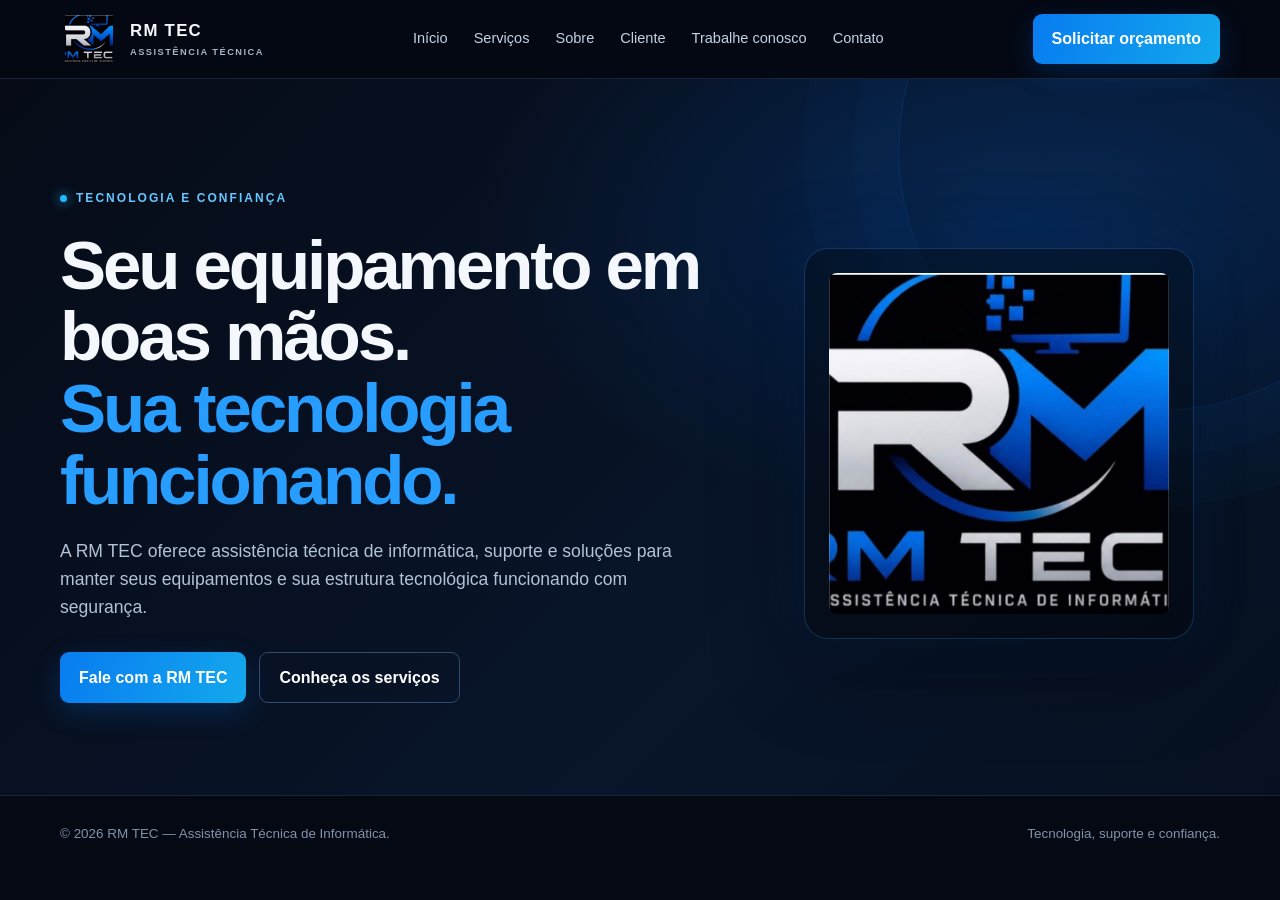
<file: index.html>
<!DOCTYPE html>
<!DOCTYPE html>

<!DOCTYPE html>

<html lang="pt-BR">
<head>
<meta charset="utf-8"/>
<meta content="width=device-width, initial-scale=1.0" name="viewport"/>
<meta content="RM TEC — assistência técnica de informática, suporte, manutenção e infraestrutura de redes." name="description"/>
<title>
   RM TEC | Início
  </title>
<link href="css/style.css" rel="stylesheet"/>
<script defer="True" src="js/script.js">
</script>
</head>
<body>
<header>
<div class="wrap nav">
<a aria-label="RM TEC início" class="brand" href="index.html">
<img alt="Logo RM TEC" src="img/logo.jpg"/>
<span>
      RM TEC
      <small>
       ASSISTÊNCIA TÉCNICA
      </small>
</span>
</a>
<nav aria-label="Navegação principal" class="links">
<a href="index.html">
      Início
     </a>
<a href="servicos.html">
      Serviços
     </a>
<a href="sobre.html">
      Sobre
     </a>
<a href="cliente.html">Cliente</a><a href="trabalhe-conosco.html">Trabalhe conosco</a>
<a href="contato.html">
      Contato
     </a>
</nav>
<a class="nav-cta" href="contato.html" rel="noopener noreferrer" target="_blank">
     Solicitar orçamento
    </a>
</div>
</header>
<main>
<section class="hero" id="inicio">
<div class="wrap hero-grid">
<div>
<div class="eyebrow">
<span class="dot">
</span>
       Tecnologia e confiança
      </div>
<h1>
       Seu equipamento em boas mãos.
       <br/>
<em>
        Sua tecnologia funcionando.
       </em>
</h1>
<p>
       A RM TEC oferece assistência técnica de informática, suporte e soluções para manter seus equipamentos e sua estrutura tecnológica funcionando com segurança.
      </p>
<div class="hero-actions">
<a class="btn" href="#contato">
        Fale com a RM TEC
       </a>
<a class="btn secondary" href="#servicos">
        Conheça os serviços
       </a>
</div>
</div>
<div class="hero-logo">
<div class="logo-frame">
<img alt="Identidade visual RM TEC" src="img/identidade-visual.jpg"/>
</div>
</div>
</div>
</section>
</main>
<footer>
<div class="wrap foot">
<span>
     ©
     <span id="year">
</span>
     RM TEC — Assistência Técnica de Informática.
    </span>
<span>
     Tecnologia, suporte e confiança.
    </span>
</div>
</footer>
</body>
</html>
</file>
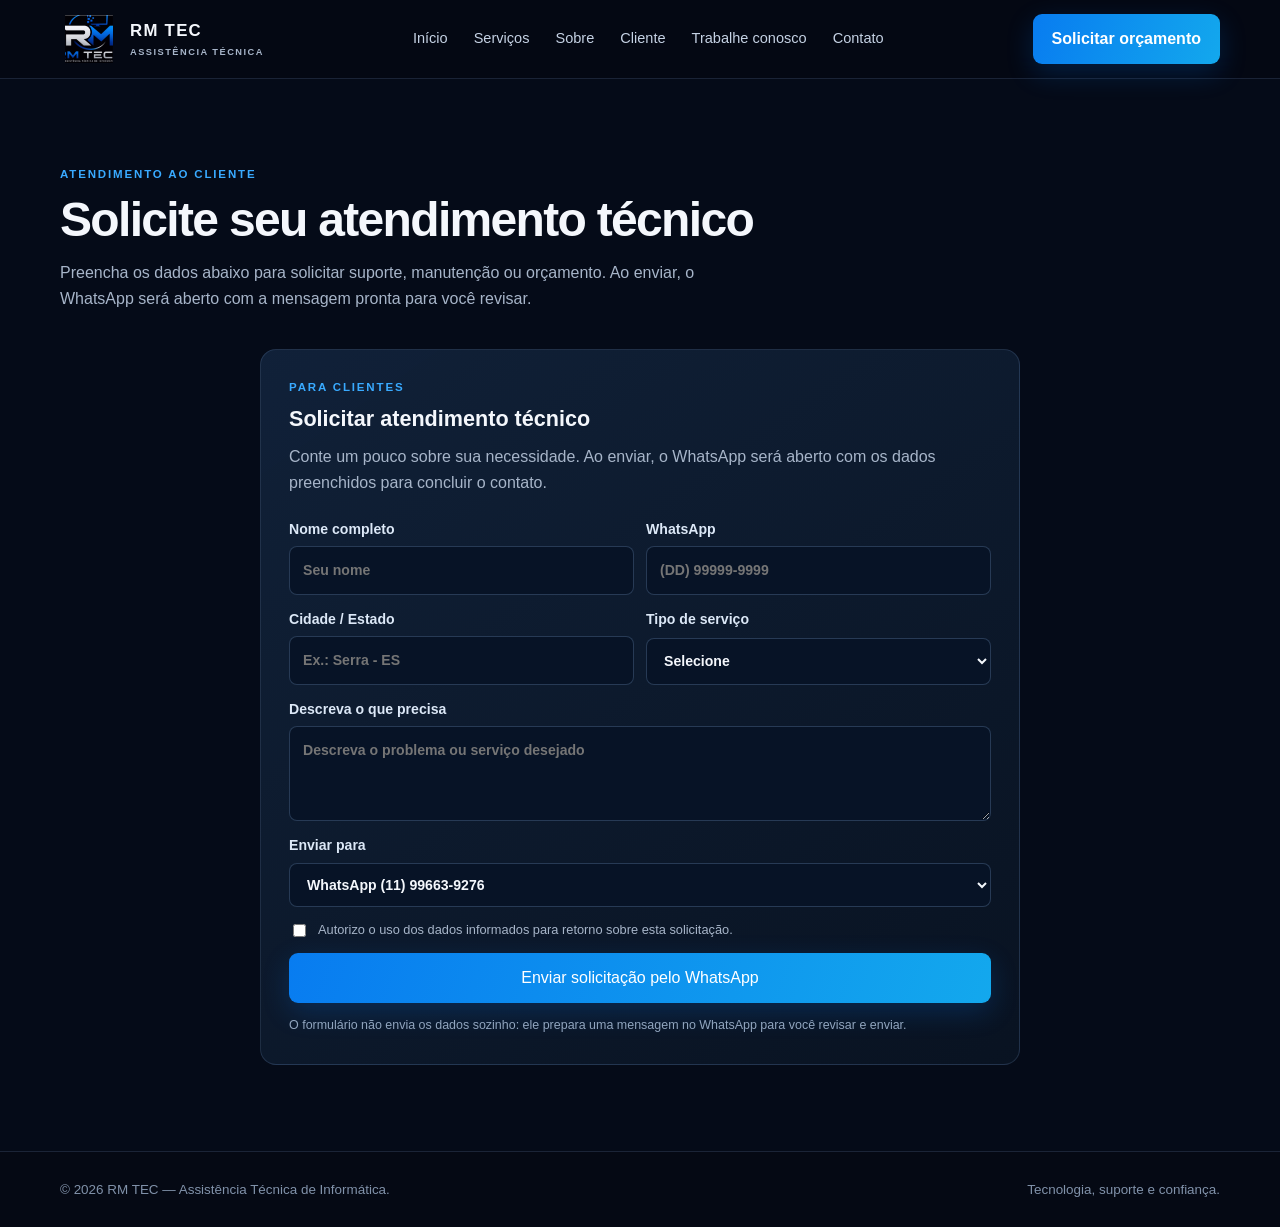
<file: cadastro.html>
<!DOCTYPE html>
<html lang="pt-BR"><head><meta charset="utf-8"><meta name="viewport" content="width=device-width, initial-scale=1"><meta http-equiv="refresh" content="0; url=cliente.html"><title>RM TEC | Atendimento</title></head><body><p>Esta página foi separada. Acesse <a href="cliente.html">Área do Cliente</a> ou <a href="trabalhe-conosco.html">Trabalhe Conosco</a>.</p></body></html>
</file>
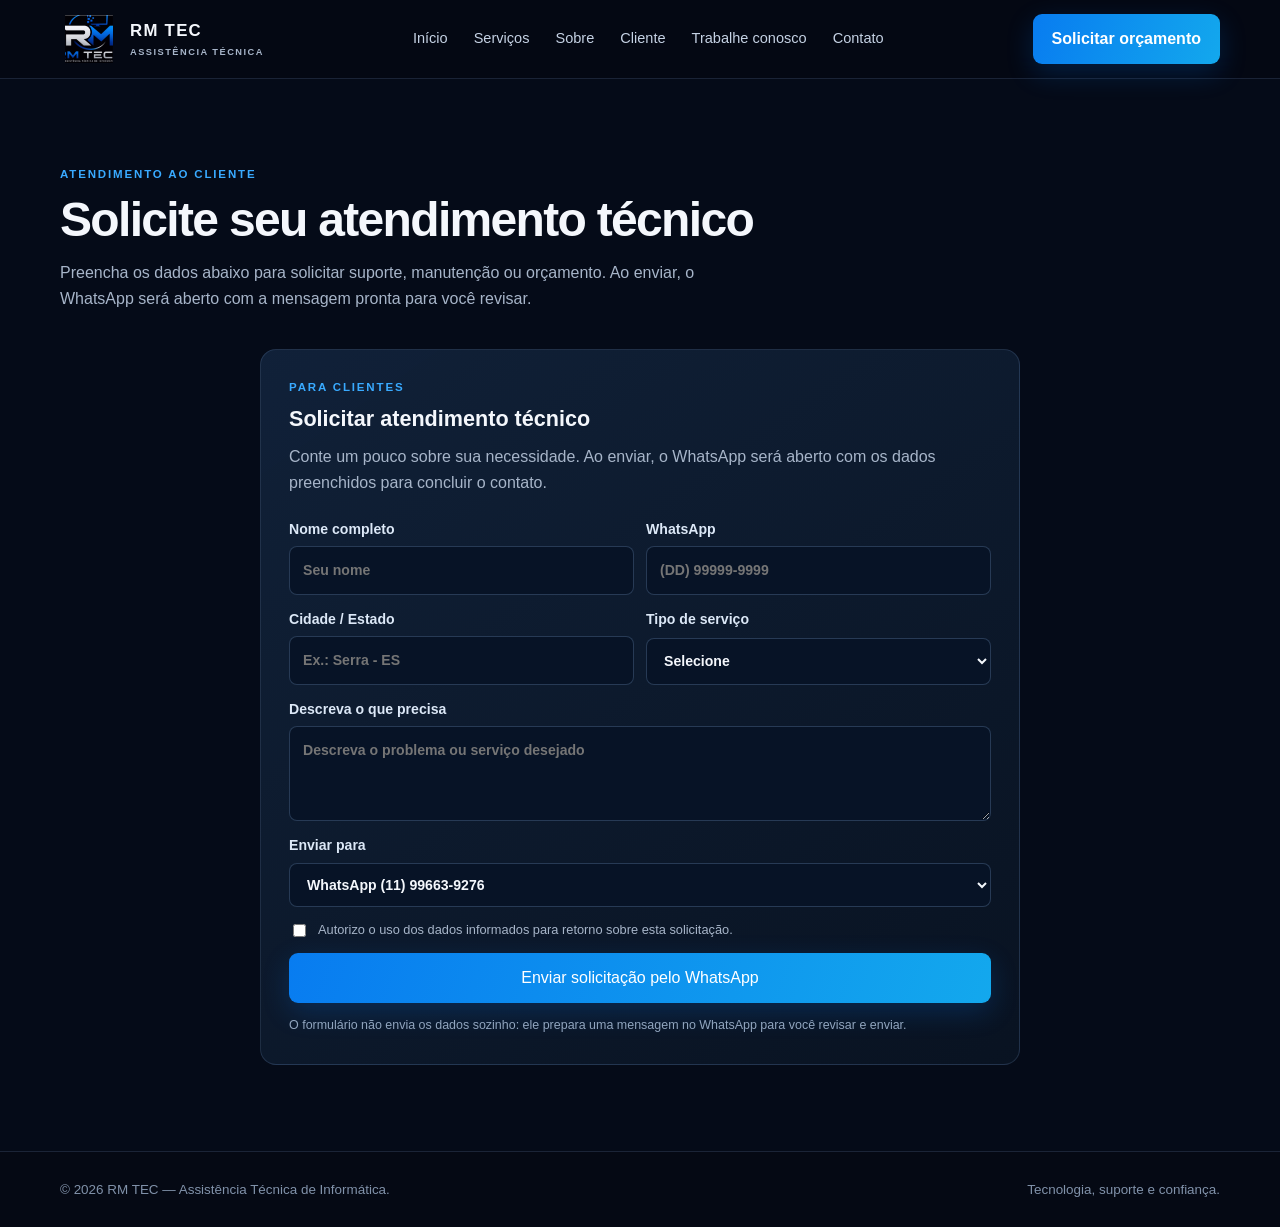
<file: cliente.html>
<!DOCTYPE html>
<!DOCTYPE html>
<html lang="pt-BR"><head>
<meta charset="utf-8"/>
<meta content="width=device-width, initial-scale=1.0" name="viewport"/>
<meta content="RM TEC — assistência técnica de informática, suporte, manutenção e infraestrutura de redes." name="description"/>
<title>RM TEC | Área do Cliente</title>
<link href="css/style.css" rel="stylesheet"/>
<script defer="True" src="js/script.js">
</script>
</head><body><header>
<div class="wrap nav">
<a aria-label="RM TEC início" class="brand" href="index.html">
<img alt="Logo RM TEC" src="img/logo.jpg"/>
<span>
      RM TEC
      <small>
       ASSISTÊNCIA TÉCNICA
      </small>
</span>
</a>
<nav aria-label="Navegação principal" class="links">
<a href="index.html">
      Início
     </a>
<a href="servicos.html">
      Serviços
     </a>
<a href="sobre.html">
      Sobre
     </a><a href="cliente.html">Cliente</a><a href="trabalhe-conosco.html">Trabalhe conosco</a>

<a href="contato.html">
      Contato
     </a>
</nav>
<a class="nav-cta" href="cliente.html" rel="" target="_self">Solicitar orçamento</a>
</div>
</header><main><section class="forms-section"><div class="wrap"><div class="section-head"><div class="kicker">Atendimento ao cliente</div><h2>Solicite seu atendimento técnico</h2><p>Preencha os dados abaixo para solicitar suporte, manutenção ou orçamento. Ao enviar, o WhatsApp será aberto com a mensagem pronta para você revisar.</p></div><div class="forms-grid single-form"><article class="form-card" id="solicitar-atendimento">
<div class="kicker">
        Para clientes
       </div>
<h3>
        Solicitar atendimento técnico
       </h3>
<p>
        Conte um pouco sobre sua necessidade. Ao enviar, o WhatsApp será aberto com os dados preenchidos para concluir o contato.
       </p>
<form class="rm-form" id="clientForm">
<div class="form-row">
<label>
          Nome completo
          <input autocomplete="name" name="nome" placeholder="Seu nome" required=""/>
</label>
<label>
          WhatsApp
          <input autocomplete="tel" name="telefone" placeholder="(DD) 99999-9999" required="" type="tel"/>
</label>
</div>
<div class="form-row">
<label>
          Cidade / Estado
          <input name="cidade" placeholder="Ex.: Serra - ES" required=""/>
</label>
<label>
          Tipo de serviço
          <select name="servico" required="">
<option value="">
            Selecione
           </option>
<option>
            Manutenção de computador/notebook
           </option>
<option>
            Suporte técnico
           </option>
<option>
            Redes e conectividade
           </option>
<option>
            Infraestrutura e cabeamento
           </option>
<option>
            Instalação de equipamentos
           </option>
<option>
            Atendimento para empresa
           </option>
<option>
            Outro serviço
           </option>
</select>
</label>
</div>
<label>
         Descreva o que precisa
         <textarea name="descricao" placeholder="Descreva o problema ou serviço desejado" required=""></textarea>
</label>
<label>
         Enviar para
         <select name="destino" required="">
<option value="5511996639276">
           WhatsApp (11) 99663-9276
          </option>
<option value="5527981070581">
           WhatsApp (27) 98107-0581
          </option>
</select>
</label>
<label class="consent">
<input required="" type="checkbox"/>
         Autorizo o uso dos dados informados para retorno sobre esta solicitação.
        </label>
<button class="btn" type="submit">
         Enviar solicitação pelo WhatsApp
        </button>
<p class="form-note">
         O formulário não envia os dados sozinho: ele prepara uma mensagem no WhatsApp para você revisar e enviar.
        </p>
</form>
</article></div></div></section></main><footer>
<div class="wrap foot">
<span>
     ©
     <span id="year">
</span>
     RM TEC — Assistência Técnica de Informática.
    </span>
<span>
     Tecnologia, suporte e confiança.
    </span>
</div>
</footer></body></html>
</file>
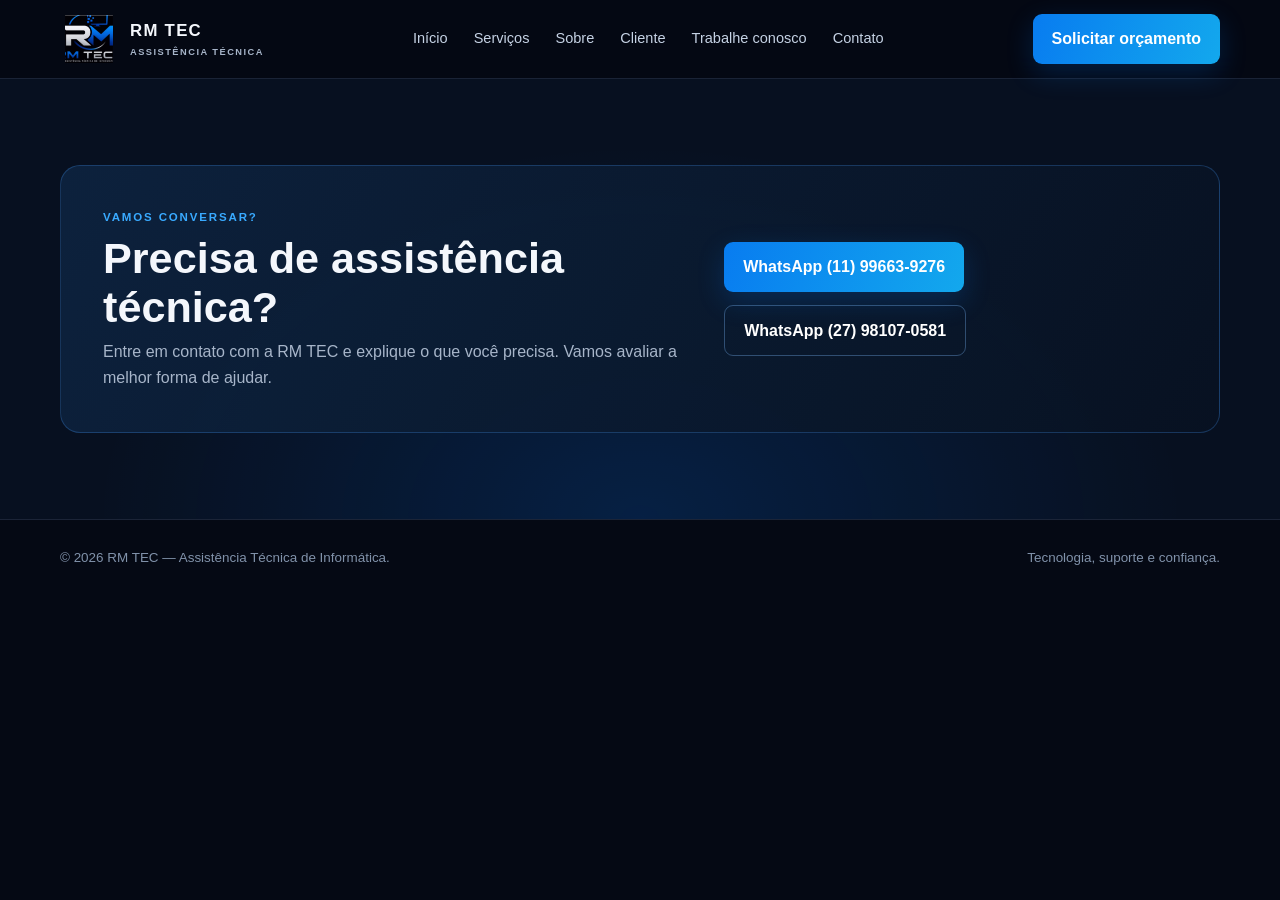
<file: contato.html>
<!DOCTYPE html>
<!DOCTYPE html>

<!DOCTYPE html>

<html lang="pt-BR">
<head>
<meta charset="utf-8"/>
<meta content="width=device-width, initial-scale=1.0" name="viewport"/>
<meta content="RM TEC — assistência técnica de informática, suporte, manutenção e infraestrutura de redes." name="description"/>
<title>
   RM TEC | Contato
  </title>
<link href="css/style.css" rel="stylesheet"/>
<script defer="True" src="js/script.js">
</script>
</head>
<body>
<header>
<div class="wrap nav">
<a aria-label="RM TEC início" class="brand" href="index.html">
<img alt="Logo RM TEC" src="img/logo.jpg"/>
<span>
      RM TEC
      <small>
       ASSISTÊNCIA TÉCNICA
      </small>
</span>
</a>
<nav aria-label="Navegação principal" class="links">
<a href="index.html">
      Início
     </a>
<a href="servicos.html">
      Serviços
     </a>
<a href="sobre.html">
      Sobre
     </a>
<a href="cliente.html">Cliente</a><a href="trabalhe-conosco.html">Trabalhe conosco</a>
<a href="contato.html">
      Contato
     </a>
</nav>
<a class="nav-cta" href="contato.html" rel="noopener noreferrer" target="_blank">
     Solicitar orçamento
    </a>
</div>
</header>
<main>
<section class="contact" id="contato">
<div class="wrap">
<div class="contact-box">
<div>
<div class="kicker">
        Vamos conversar?
       </div>
<h2>
        Precisa de assistência técnica?
       </h2>
<p>
        Entre em contato com a RM TEC e explique o que você precisa. Vamos avaliar a melhor forma de ajudar.
       </p>
</div>
<div aria-label="Escolha um WhatsApp para solicitar orçamento" class="hero-actions">
<a class="btn" href="https://wa.me/5511996639276?text=Ol%C3%A1%21%20Quero%20fazer%20um%20or%C3%A7amento%20de%20servi%C3%A7os%20de%20TI%20e%20outros%20servi%C3%A7os.%20Poderiam%20me%20passar%20mais%20informa%C3%A7%C3%B5es%3F" rel="noopener noreferrer" target="_blank">
        WhatsApp (11) 99663-9276
       </a>
<a class="btn secondary" href="https://wa.me/5527981070581?text=Ol%C3%A1%21%20Quero%20fazer%20um%20or%C3%A7amento%20de%20servi%C3%A7os%20de%20TI%20e%20outros%20servi%C3%A7os.%20Poderiam%20me%20passar%20mais%20informa%C3%A7%C3%B5es%3F" rel="noopener noreferrer" target="_blank">
        WhatsApp (27) 98107-0581
       </a>
</div>
</div>
</div>
</section>
</main>
<footer>
<div class="wrap foot">
<span>
     ©
     <span id="year">
</span>
     RM TEC — Assistência Técnica de Informática.
    </span>
<span>
     Tecnologia, suporte e confiança.
    </span>
</div>
</footer>
</body>
</html>
</file>
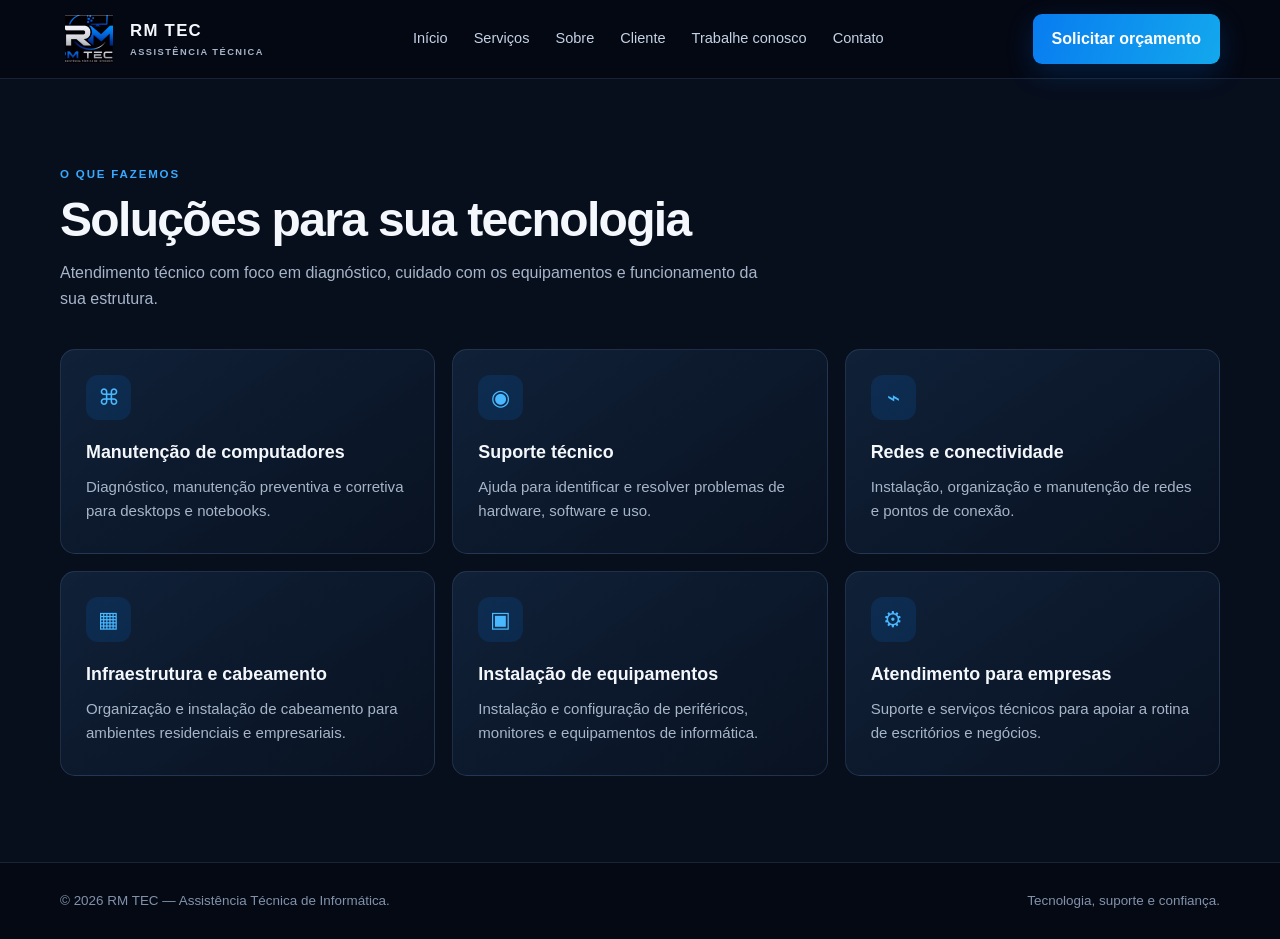
<file: servicos.html>
<!DOCTYPE html>
<!DOCTYPE html>

<!DOCTYPE html>

<html lang="pt-BR">
<head>
<meta charset="utf-8"/>
<meta content="width=device-width, initial-scale=1.0" name="viewport"/>
<meta content="RM TEC — assistência técnica de informática, suporte, manutenção e infraestrutura de redes." name="description"/>
<title>
   RM TEC | Serviços
  </title>
<link href="css/style.css" rel="stylesheet"/>
<script defer="True" src="js/script.js">
</script>
</head>
<body>
<header>
<div class="wrap nav">
<a aria-label="RM TEC início" class="brand" href="index.html">
<img alt="Logo RM TEC" src="img/logo.jpg"/>
<span>
      RM TEC
      <small>
       ASSISTÊNCIA TÉCNICA
      </small>
</span>
</a>
<nav aria-label="Navegação principal" class="links">
<a href="index.html">
      Início
     </a>
<a href="servicos.html">
      Serviços
     </a>
<a href="sobre.html">
      Sobre
     </a>
<a href="cliente.html">Cliente</a><a href="trabalhe-conosco.html">Trabalhe conosco</a>
<a href="contato.html">
      Contato
     </a>
</nav>
<a class="nav-cta" href="contato.html" rel="noopener noreferrer" target="_blank">
     Solicitar orçamento
    </a>
</div>
</header>
<main>
<section class="services" id="servicos">
<div class="wrap">
<div class="section-head">
<div class="kicker">
       O que fazemos
      </div>
<h2>
       Soluções para sua tecnologia
      </h2>
<p>
       Atendimento técnico com foco em diagnóstico, cuidado com os equipamentos e funcionamento da sua estrutura.
      </p>
</div>
<div class="cards">
<article class="card">
<div class="ico">
        ⌘
       </div>
<h3>
        Manutenção de computadores
       </h3>
<p>
        Diagnóstico, manutenção preventiva e corretiva para desktops e notebooks.
       </p>
</article>
<article class="card">
<div class="ico">
        ◉
       </div>
<h3>
        Suporte técnico
       </h3>
<p>
        Ajuda para identificar e resolver problemas de hardware, software e uso.
       </p>
</article>
<article class="card">
<div class="ico">
        ⌁
       </div>
<h3>
        Redes e conectividade
       </h3>
<p>
        Instalação, organização e manutenção de redes e pontos de conexão.
       </p>
</article>
<article class="card">
<div class="ico">
        ▦
       </div>
<h3>
        Infraestrutura e cabeamento
       </h3>
<p>
        Organização e instalação de cabeamento para ambientes residenciais e empresariais.
       </p>
</article>
<article class="card">
<div class="ico">
        ▣
       </div>
<h3>
        Instalação de equipamentos
       </h3>
<p>
        Instalação e configuração de periféricos, monitores e equipamentos de informática.
       </p>
</article>
<article class="card">
<div class="ico">
        ⚙
       </div>
<h3>
        Atendimento para empresas
       </h3>
<p>
        Suporte e serviços técnicos para apoiar a rotina de escritórios e negócios.
       </p>
</article>
</div>
</div>
</section>
</main>
<footer>
<div class="wrap foot">
<span>
     ©
     <span id="year">
</span>
     RM TEC — Assistência Técnica de Informática.
    </span>
<span>
     Tecnologia, suporte e confiança.
    </span>
</div>
</footer>
</body>
</html>
</file>
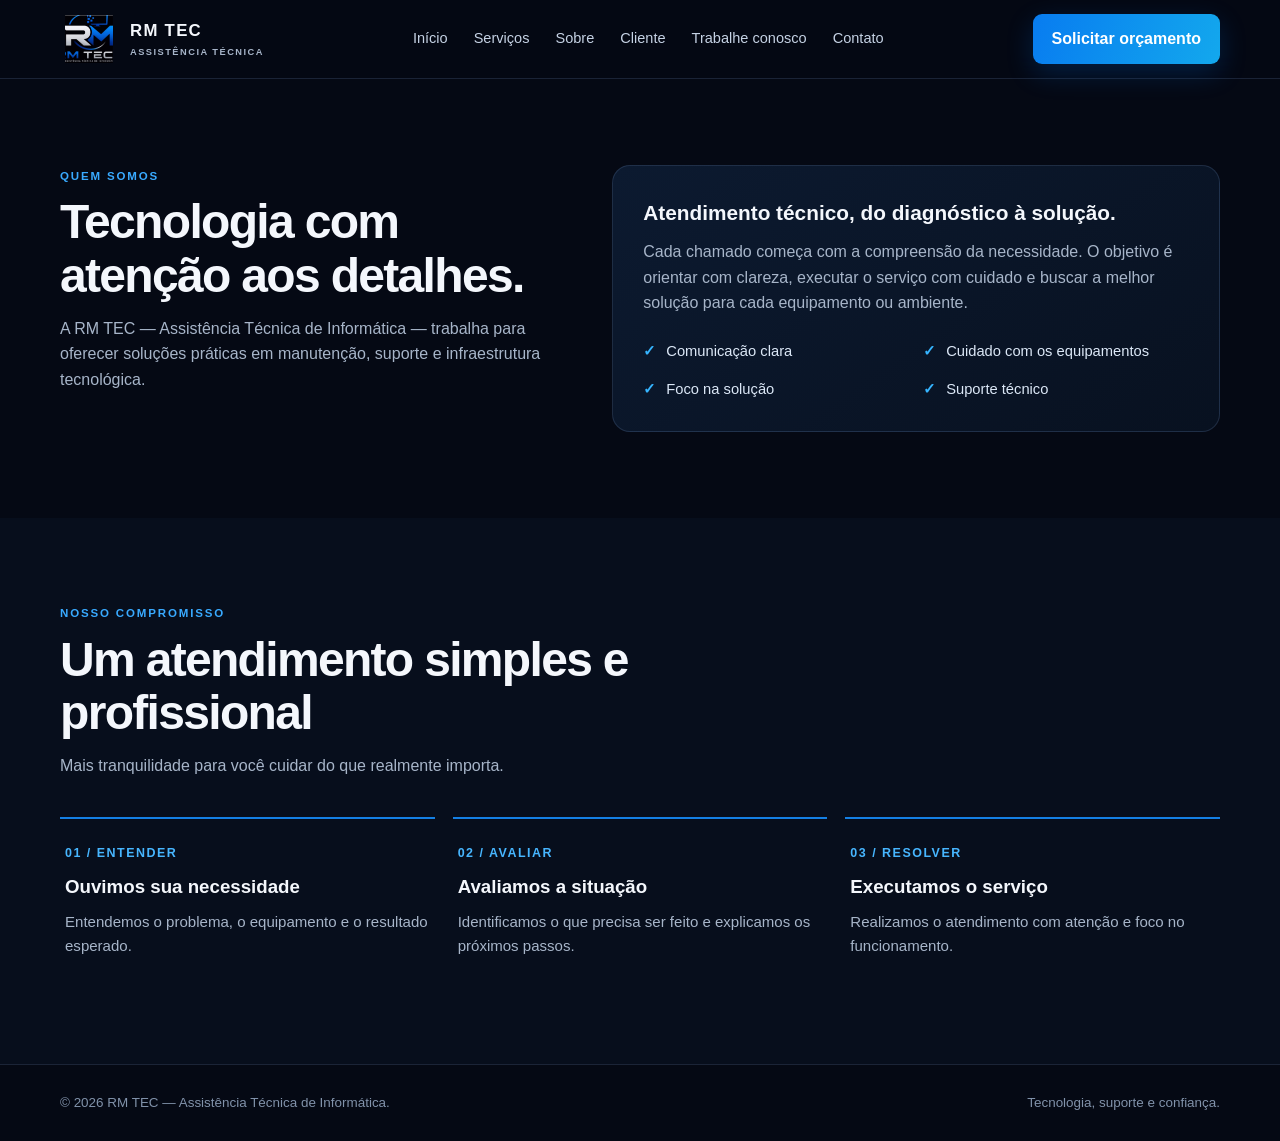
<file: sobre.html>
<!DOCTYPE html>
<!DOCTYPE html>

<!DOCTYPE html>

<html lang="pt-BR">
<head>
<meta charset="utf-8"/>
<meta content="width=device-width, initial-scale=1.0" name="viewport"/>
<meta content="RM TEC — assistência técnica de informática, suporte, manutenção e infraestrutura de redes." name="description"/>
<title>
   RM TEC | Sobre a RM TEC
  </title>
<link href="css/style.css" rel="stylesheet"/>
<script defer="True" src="js/script.js">
</script>
</head>
<body>
<header>
<div class="wrap nav">
<a aria-label="RM TEC início" class="brand" href="index.html">
<img alt="Logo RM TEC" src="img/logo.jpg"/>
<span>
      RM TEC
      <small>
       ASSISTÊNCIA TÉCNICA
      </small>
</span>
</a>
<nav aria-label="Navegação principal" class="links">
<a href="index.html">
      Início
     </a>
<a href="servicos.html">
      Serviços
     </a>
<a href="sobre.html">
      Sobre
     </a>
<a href="cliente.html">Cliente</a><a href="trabalhe-conosco.html">Trabalhe conosco</a>
<a href="contato.html">
      Contato
     </a>
</nav>
<a class="nav-cta" href="contato.html" rel="noopener noreferrer" target="_blank">
     Solicitar orçamento
    </a>
</div>
</header>
<main>
<section id="sobre">
<div class="wrap about-grid">
<div class="section-head">
<div class="kicker">
       Quem somos
      </div>
<h2>
       Tecnologia com atenção aos detalhes.
      </h2>
<p>
       A RM TEC — Assistência Técnica de Informática — trabalha para oferecer soluções práticas em manutenção, suporte e infraestrutura tecnológica.
      </p>
</div>
<div class="about-panel">
<strong>
       Atendimento técnico, do diagnóstico à solução.
      </strong>
<p>
       Cada chamado começa com a compreensão da necessidade. O objetivo é orientar com clareza, executar o serviço com cuidado e buscar a melhor solução para cada equipamento ou ambiente.
      </p>
<div class="points">
<div class="point">
<span class="check">
         ✓
        </span>
<span>
         Comunicação clara
        </span>
</div>
<div class="point">
<span class="check">
         ✓
        </span>
<span>
         Cuidado com os equipamentos
        </span>
</div>
<div class="point">
<span class="check">
         ✓
        </span>
<span>
         Foco na solução
        </span>
</div>
<div class="point">
<span class="check">
         ✓
        </span>
<span>
         Suporte técnico
        </span>
</div>
</div>
</div>
</div>
</section>
<section class="services" id="diferenciais">
<div class="wrap">
<div class="section-head">
<div class="kicker">
       Nosso compromisso
      </div>
<h2>
       Um atendimento simples e profissional
      </h2>
<p>
       Mais tranquilidade para você cuidar do que realmente importa.
      </p>
</div>
<div class="steps">
<div class="step">
<b>
        01 / ENTENDER
       </b>
<h3>
        Ouvimos sua necessidade
       </h3>
<p>
        Entendemos o problema, o equipamento e o resultado esperado.
       </p>
</div>
<div class="step">
<b>
        02 / AVALIAR
       </b>
<h3>
        Avaliamos a situação
       </h3>
<p>
        Identificamos o que precisa ser feito e explicamos os próximos passos.
       </p>
</div>
<div class="step">
<b>
        03 / RESOLVER
       </b>
<h3>
        Executamos o serviço
       </h3>
<p>
        Realizamos o atendimento com atenção e foco no funcionamento.
       </p>
</div>
</div>
</div>
</section>
</main>
<footer>
<div class="wrap foot">
<span>
     ©
     <span id="year">
</span>
     RM TEC — Assistência Técnica de Informática.
    </span>
<span>
     Tecnologia, suporte e confiança.
    </span>
</div>
</footer>
</body>
</html>
</file>
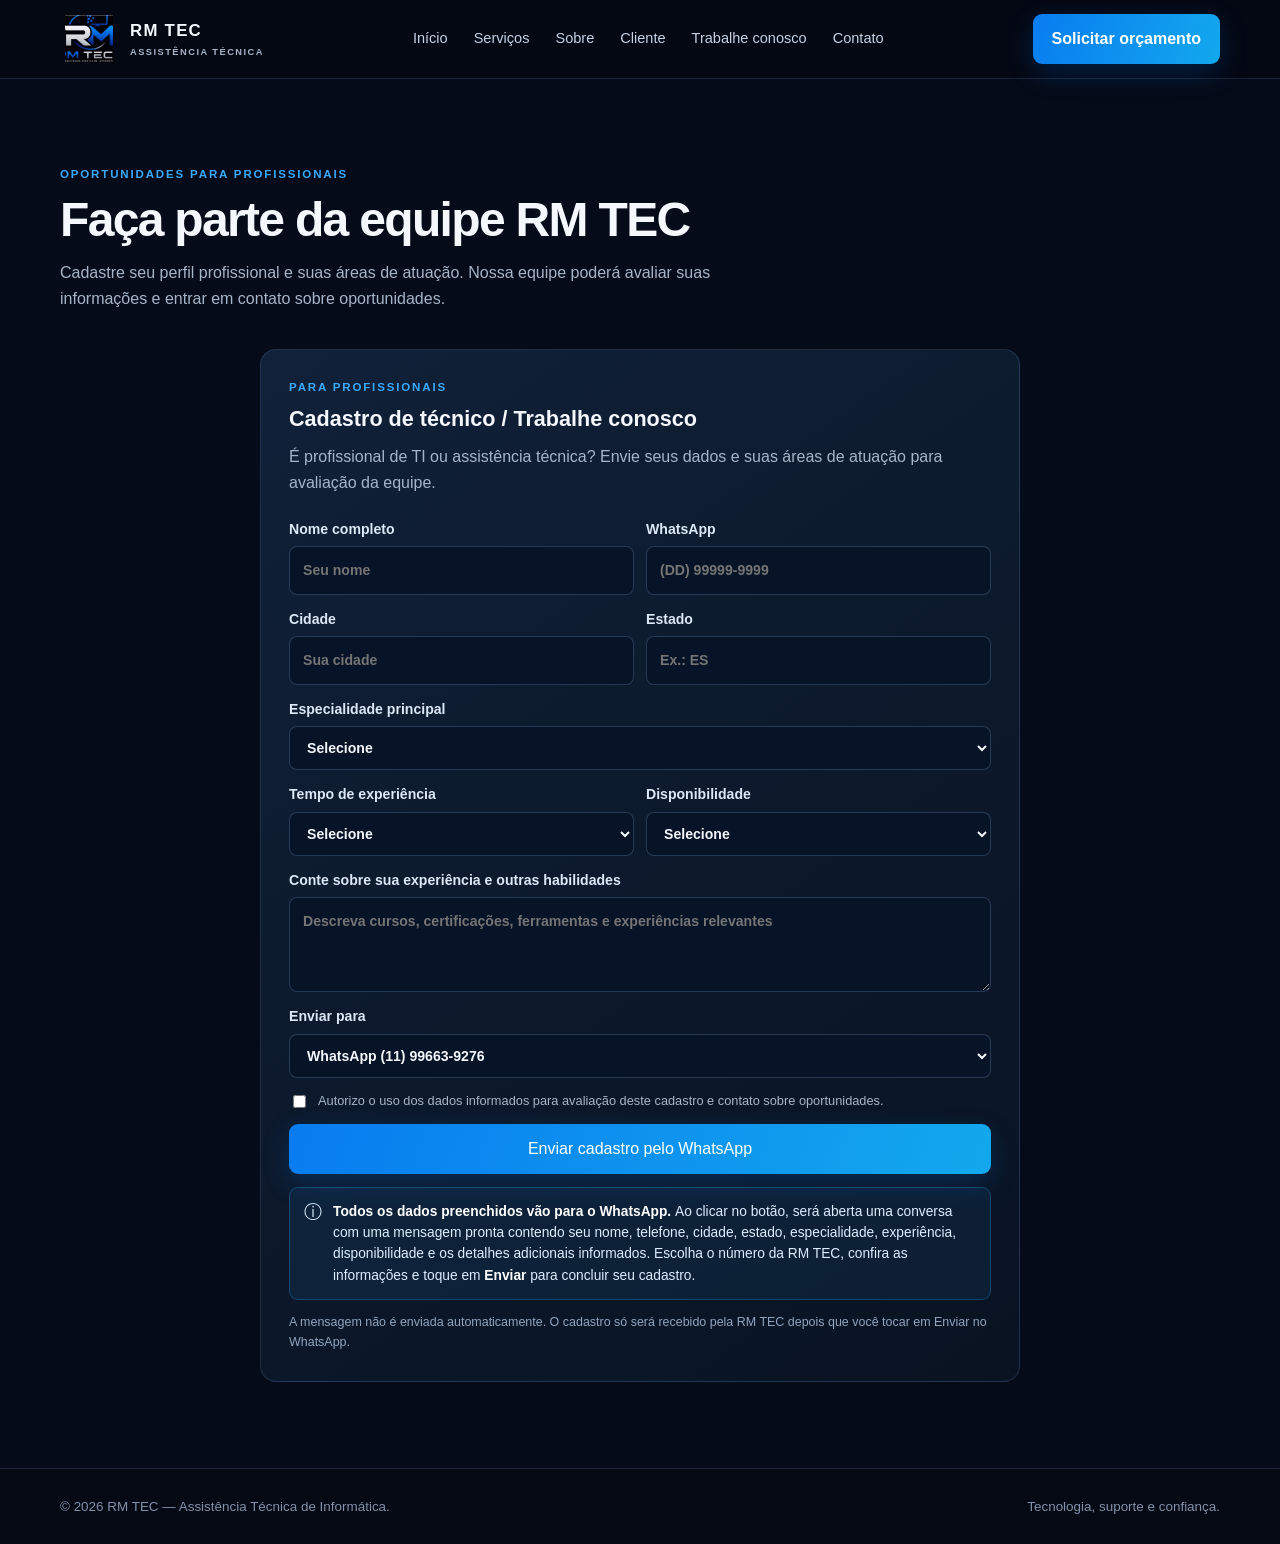
<file: trabalhe-conosco.html>
<!DOCTYPE html>
<!DOCTYPE html>
<html lang="pt-BR"><head>
<meta charset="utf-8"/>
<meta content="width=device-width, initial-scale=1.0" name="viewport"/>
<meta content="RM TEC — assistência técnica de informática, suporte, manutenção e infraestrutura de redes." name="description"/>
<title>RM TEC | Trabalhe Conosco</title>
<link href="css/style.css" rel="stylesheet"/>
<script defer="True" src="js/script.js">
</script>
</head><body><header>
<div class="wrap nav">
<a aria-label="RM TEC início" class="brand" href="index.html">
<img alt="Logo RM TEC" src="img/logo.jpg"/>
<span>
      RM TEC
      <small>
       ASSISTÊNCIA TÉCNICA
      </small>
</span>
</a>
<nav aria-label="Navegação principal" class="links">
<a href="index.html">
      Início
     </a>
<a href="servicos.html">
      Serviços
     </a>
<a href="sobre.html">
      Sobre
     </a><a href="cliente.html">Cliente</a><a href="trabalhe-conosco.html">Trabalhe conosco</a>

<a href="contato.html">
      Contato
     </a>
</nav>
<a class="nav-cta" href="cliente.html" rel="" target="_self">Solicitar orçamento</a>
</div>
</header><main><section class="forms-section"><div class="wrap"><div class="section-head"><div class="kicker">Oportunidades para profissionais</div><h2>Faça parte da equipe RM TEC</h2><p>Cadastre seu perfil profissional e suas áreas de atuação. Nossa equipe poderá avaliar suas informações e entrar em contato sobre oportunidades.</p></div><div class="forms-grid single-form"><article class="form-card" id="trabalhe-conosco">
<div class="kicker">
        Para profissionais
       </div>
<h3>
        Cadastro de técnico / Trabalhe conosco
       </h3>
<p>
        É profissional de TI ou assistência técnica? Envie seus dados e suas áreas de atuação para avaliação da equipe.
       </p>
<form class="rm-form" id="techForm">
<div class="form-row">
<label>
          Nome completo
          <input autocomplete="name" name="nome" placeholder="Seu nome" required=""/>
</label>
<label>
          WhatsApp
          <input autocomplete="tel" name="telefone" placeholder="(DD) 99999-9999" required="" type="tel"/>
</label>
</div>
<div class="form-row">
<label>
          Cidade
          <input name="cidade" placeholder="Sua cidade" required=""/>
</label>
<label>
          Estado
          <input maxlength="2" name="estado" placeholder="Ex.: ES" required=""/>
</label>
</div>
<label>
         Especialidade principal
         <select name="especialidade" required="">
<option value="">
           Selecione
          </option>
<option>
           Manutenção de computadores e notebooks
          </option>
<option>
           Redes e infraestrutura
          </option>
<option>
           Suporte técnico / Help Desk
          </option>
<option>
           CFTV e segurança eletrônica
          </option>
<option>
           Impressoras e periféricos
          </option>
<option>
           Instalação e cabeamento
          </option>
<option>
           Outra especialidade
          </option>
</select>
</label>
<div class="form-row">
<label>
          Tempo de experiência
          <select name="experiencia" required="">
<option value="">
            Selecione
           </option>
<option>
            Sem experiência profissional
           </option>
<option>
            Até 1 ano
           </option>
<option>
            De 1 a 3 anos
           </option>
<option>
            De 3 a 5 anos
           </option>
<option>
            Mais de 5 anos
           </option>
</select>
</label>
<label>
          Disponibilidade
          <select name="disponibilidade" required="">
<option value="">
            Selecione
           </option>
<option>
            Integral
           </option>
<option>
            Meio período
           </option>
<option>
            Por chamado / freelancer
           </option>
<option>
            Finais de semana
           </option>
</select>
</label>
</div>
<label>
         Conte sobre sua experiência e outras habilidades
         <textarea name="experiencia_detalhes" placeholder="Descreva cursos, certificações, ferramentas e experiências relevantes"></textarea>
</label>
<label>
         Enviar para
         <select name="destino" required="">
<option value="5511996639276">
           WhatsApp (11) 99663-9276
          </option>
<option value="5527981070581">
           WhatsApp (27) 98107-0581
          </option>
</select>
</label>
<label class="consent">
<input required="" type="checkbox"/>
         Autorizo o uso dos dados informados para avaliação deste cadastro e contato sobre oportunidades.
        </label>
<button class="btn" type="submit">
         Enviar cadastro pelo WhatsApp
        </button>
<div class="whatsapp-info">
<span aria-hidden="true" class="info-icon">
          ⓘ
         </span>
<span>
<strong>
           Todos os dados preenchidos vão para o WhatsApp.
          </strong>
          Ao clicar no botão, será aberta uma conversa com uma mensagem pronta contendo seu nome, telefone, cidade, estado, especialidade, experiência, disponibilidade e os detalhes adicionais informados. Escolha o número da RM TEC, confira as informações e toque em
          <strong>
           Enviar
          </strong>
          para concluir seu cadastro.
         </span>
</div>
<p class="form-note">
         A mensagem não é enviada automaticamente. O cadastro só será recebido pela RM TEC depois que você tocar em Enviar no WhatsApp.
        </p>
</form>
</article></div></div></section></main><footer>
<div class="wrap foot">
<span>
     ©
     <span id="year">
</span>
     RM TEC — Assistência Técnica de Informática.
    </span>
<span>
     Tecnologia, suporte e confiança.
    </span>
</div>
</footer></body></html>
</file>
<file: css/style.css>
:root{--bg:#050914;--panel:#0b1425;--panel2:#0e1c33;--blue:#087cf0;--cyan:#27b7ff;--white:#f4f7fc;--muted:#a7b5c9;--line:rgba(135,174,224,.17);--max:1160px}
*{box-sizing:border-box}html{scroll-behavior:smooth}body{margin:0;background:var(--bg);color:var(--white);font-family:Inter,Segoe UI,Arial,sans-serif;line-height:1.6}a{color:inherit;text-decoration:none}.wrap{width:min(var(--max),calc(100% - 40px));margin:auto}
header{position:sticky;top:0;z-index:10;background:rgba(5,9,20,.88);backdrop-filter:blur(14px);border-bottom:1px solid var(--line)}
.nav{height:78px;display:flex;align-items:center;justify-content:space-between;gap:24px}.brand{display:flex;align-items:center;gap:12px;font-weight:800;letter-spacing:.08em}.brand img{width:58px;height:48px;object-fit:contain;border-radius:6px}.brand span{font-size:1.05rem}.brand small{display:block;color:var(--muted);font-size:.58rem;letter-spacing:.16em;font-weight:600}.links{display:flex;align-items:center;gap:26px;color:#c5d2e4;font-size:.91rem}.links a:hover{color:var(--cyan)}.nav-cta,.btn{display:inline-flex;align-items:center;justify-content:center;border-radius:9px;padding:12px 19px;background:linear-gradient(110deg,#087cf0,#13a8ed);font-weight:750;color:white;box-shadow:0 9px 28px rgba(0,126,255,.2);transition:.2s}.nav-cta:hover,.btn:hover{transform:translateY(-2px);filter:brightness(1.1)}
.hero{position:relative;overflow:hidden;padding:105px 0 92px;background:radial-gradient(ellipse at 80% 20%,rgba(0,115,255,.2),transparent 38%),linear-gradient(135deg,#060b17,#08152a 65%,#061020)}.hero:after{content:"";position:absolute;width:520px;height:520px;border:1px solid rgba(20,139,255,.16);border-radius:50%;right:-140px;top:-190px;box-shadow:0 0 0 45px rgba(20,139,255,.025),0 0 0 95px rgba(20,139,255,.02)}.hero-grid{display:grid;grid-template-columns:1.2fr .8fr;align-items:center;gap:55px;position:relative;z-index:1}.eyebrow{display:inline-flex;align-items:center;gap:9px;color:#65c7ff;text-transform:uppercase;letter-spacing:.17em;font-size:.75rem;font-weight:800}.dot{width:7px;height:7px;background:#20baff;border-radius:50%;box-shadow:0 0 12px #20baff}.hero h1{font-size:clamp(2.5rem,5.4vw,4.7rem);line-height:1.04;letter-spacing:-.045em;margin:20px 0}.hero h1 em{font-style:normal;color:#279eff}.hero p{max-width:620px;color:#b3c2d7;font-size:1.1rem;margin:0 0 30px}.hero-actions{display:flex;gap:13px;flex-wrap:wrap}.btn.secondary{background:transparent;border:1px solid rgba(120,180,245,.35);box-shadow:none}.hero-logo{min-height:300px;display:grid;place-items:center}.logo-frame{width:min(100%,390px);padding:24px;background:rgba(0,0,0,.34);border:1px solid rgba(66,158,255,.24);border-radius:24px;box-shadow:0 25px 90px rgba(0,0,0,.38),0 0 60px rgba(0,111,255,.1)}.logo-frame img{display:block;width:100%;height:auto;border-radius:8px}
section{padding:86px 0}.section-head{max-width:700px;margin-bottom:38px}.kicker{color:#39aaff;text-transform:uppercase;letter-spacing:.16em;font-size:.72rem;font-weight:800}.section-head h2{font-size:clamp(2rem,4vw,3rem);line-height:1.12;margin:10px 0 13px;letter-spacing:-.035em}.section-head p{color:var(--muted);margin:0}.services{background:#070e1c}.cards{display:grid;grid-template-columns:repeat(3,1fr);gap:17px}.card{background:linear-gradient(145deg,rgba(17,34,58,.92),rgba(9,19,34,.95));border:1px solid var(--line);border-radius:15px;padding:25px;min-height:205px;transition:.2s}.card:hover{transform:translateY(-4px);border-color:rgba(36,158,255,.5)}.ico{width:45px;height:45px;border-radius:12px;display:grid;place-items:center;background:rgba(0,132,255,.13);color:#49b8ff;font-size:1.35rem;margin-bottom:18px}.card h3{margin:0 0 8px;font-size:1.12rem}.card p{margin:0;color:var(--muted);font-size:.94rem}
.about-grid{display:grid;grid-template-columns:.9fr 1.1fr;gap:55px;align-items:center}.about-panel{padding:30px;border:1px solid var(--line);border-radius:18px;background:linear-gradient(145deg,#0c1a30,#081120)}.about-panel strong{display:block;font-size:1.3rem;margin-bottom:10px}.about-panel p{color:var(--muted);margin:0}.points{display:grid;grid-template-columns:1fr 1fr;gap:14px;margin-top:24px}.point{display:flex;gap:10px;align-items:flex-start;color:#dce8f7;font-size:.92rem}.check{color:#36b5ff;font-weight:900}
.steps{display:grid;grid-template-columns:repeat(3,1fr);gap:18px}.step{border-top:2px solid #147fe3;padding:20px 5px}.step b{color:#47b6ff;font-size:.78rem;letter-spacing:.12em}.step h3{margin:8px 0}.step p{color:var(--muted);margin:0;font-size:.94rem}
.contact{background:radial-gradient(ellipse at 50% 100%,rgba(0,115,255,.16),transparent 60%),#071020}.contact-box{border:1px solid rgba(70,157,255,.25);border-radius:20px;padding:42px;background:linear-gradient(120deg,rgba(13,35,63,.95),rgba(8,18,34,.95));display:flex;align-items:center;justify-content:space-between;gap:28px}.contact-box h2{font-size:clamp(1.8rem,3.5vw,2.7rem);line-height:1.12;margin:8px 0}.contact-box p{color:var(--muted);margin:0;max-width:600px}
footer{padding:27px 0;border-top:1px solid var(--line);color:#8192aa;font-size:.84rem}.foot{display:flex;justify-content:space-between;gap:15px;flex-wrap:wrap}
@media(max-width:800px){.links{display:none}.hero{padding:75px 0}.hero-grid,.about-grid{grid-template-columns:1fr;gap:32px}.hero-logo{min-height:auto}.logo-frame{max-width:320px}.cards{grid-template-columns:repeat(2,1fr)}.contact-box{align-items:flex-start;flex-direction:column}}
@media(max-width:540px){.wrap{width:min(100% - 30px,var(--max))}.nav{height:68px}.brand img{width:48px;height:40px}.nav-cta{padding:10px 12px;font-size:.82rem}.hero h1{font-size:2.65rem}.hero p{font-size:1rem}section{padding:66px 0}.cards,.steps,.points{grid-template-columns:1fr}.card{min-height:0}.contact-box{padding:27px}.foot{flex-direction:column}}

/* Formulários de atendimento e cadastro */
.forms-section{background:#050b18}
.forms-grid{display:grid;grid-template-columns:1fr 1fr;gap:20px;align-items:start}
.form-card{background:linear-gradient(145deg,rgba(17,34,58,.96),rgba(9,19,34,.98));border:1px solid var(--line);border-radius:16px;padding:28px}
.form-card h3{font-size:1.35rem;margin:5px 0 8px}
.form-card>p{color:var(--muted);margin:0 0 22px}
.rm-form{display:grid;gap:13px}
.form-row{display:grid;grid-template-columns:1fr 1fr;gap:12px}
.rm-form label{display:grid;gap:6px;color:#dce8f7;font-size:.88rem;font-weight:650}
.rm-form input,.rm-form select,.rm-form textarea{width:100%;padding:12px 13px;border:1px solid rgba(135,174,224,.25);border-radius:8px;background:#071326;color:var(--white);font:inherit;outline:none}
.rm-form input:focus,.rm-form select:focus,.rm-form textarea:focus{border-color:#27aaff;box-shadow:0 0 0 3px rgba(39,170,255,.12)}
.rm-form textarea{min-height:95px;resize:vertical}
.rm-form select option{background:#071326}
.rm-form .consent{display:flex;align-items:flex-start;gap:9px;font-weight:400;color:var(--muted);font-size:.8rem}
.rm-form .consent input{width:auto;margin-top:4px}
.rm-form button{border:0;cursor:pointer;font:inherit}
.form-note{font-size:.78rem;color:#91a5bf;margin:0}
@media(max-width:800px){.forms-grid{grid-template-columns:1fr}}
@media(max-width:540px){.form-card{padding:21px}.form-row{grid-template-columns:1fr}}


.whatsapp-info{display:flex;gap:11px;align-items:flex-start;padding:13px 14px;border:1px solid rgba(39,170,255,.28);border-radius:9px;background:rgba(39,170,255,.08);color:#dceeff;font-size:.86rem;line-height:1.55}
.whatsapp-info strong{color:#fff}
.whatsapp-info .info-icon{font-size:1.1rem;line-height:1.3;flex:0 0 auto}

/* Formulários em páginas independentes */
.forms-grid.single-form{grid-template-columns:minmax(0,760px);justify-content:center}
</file>
